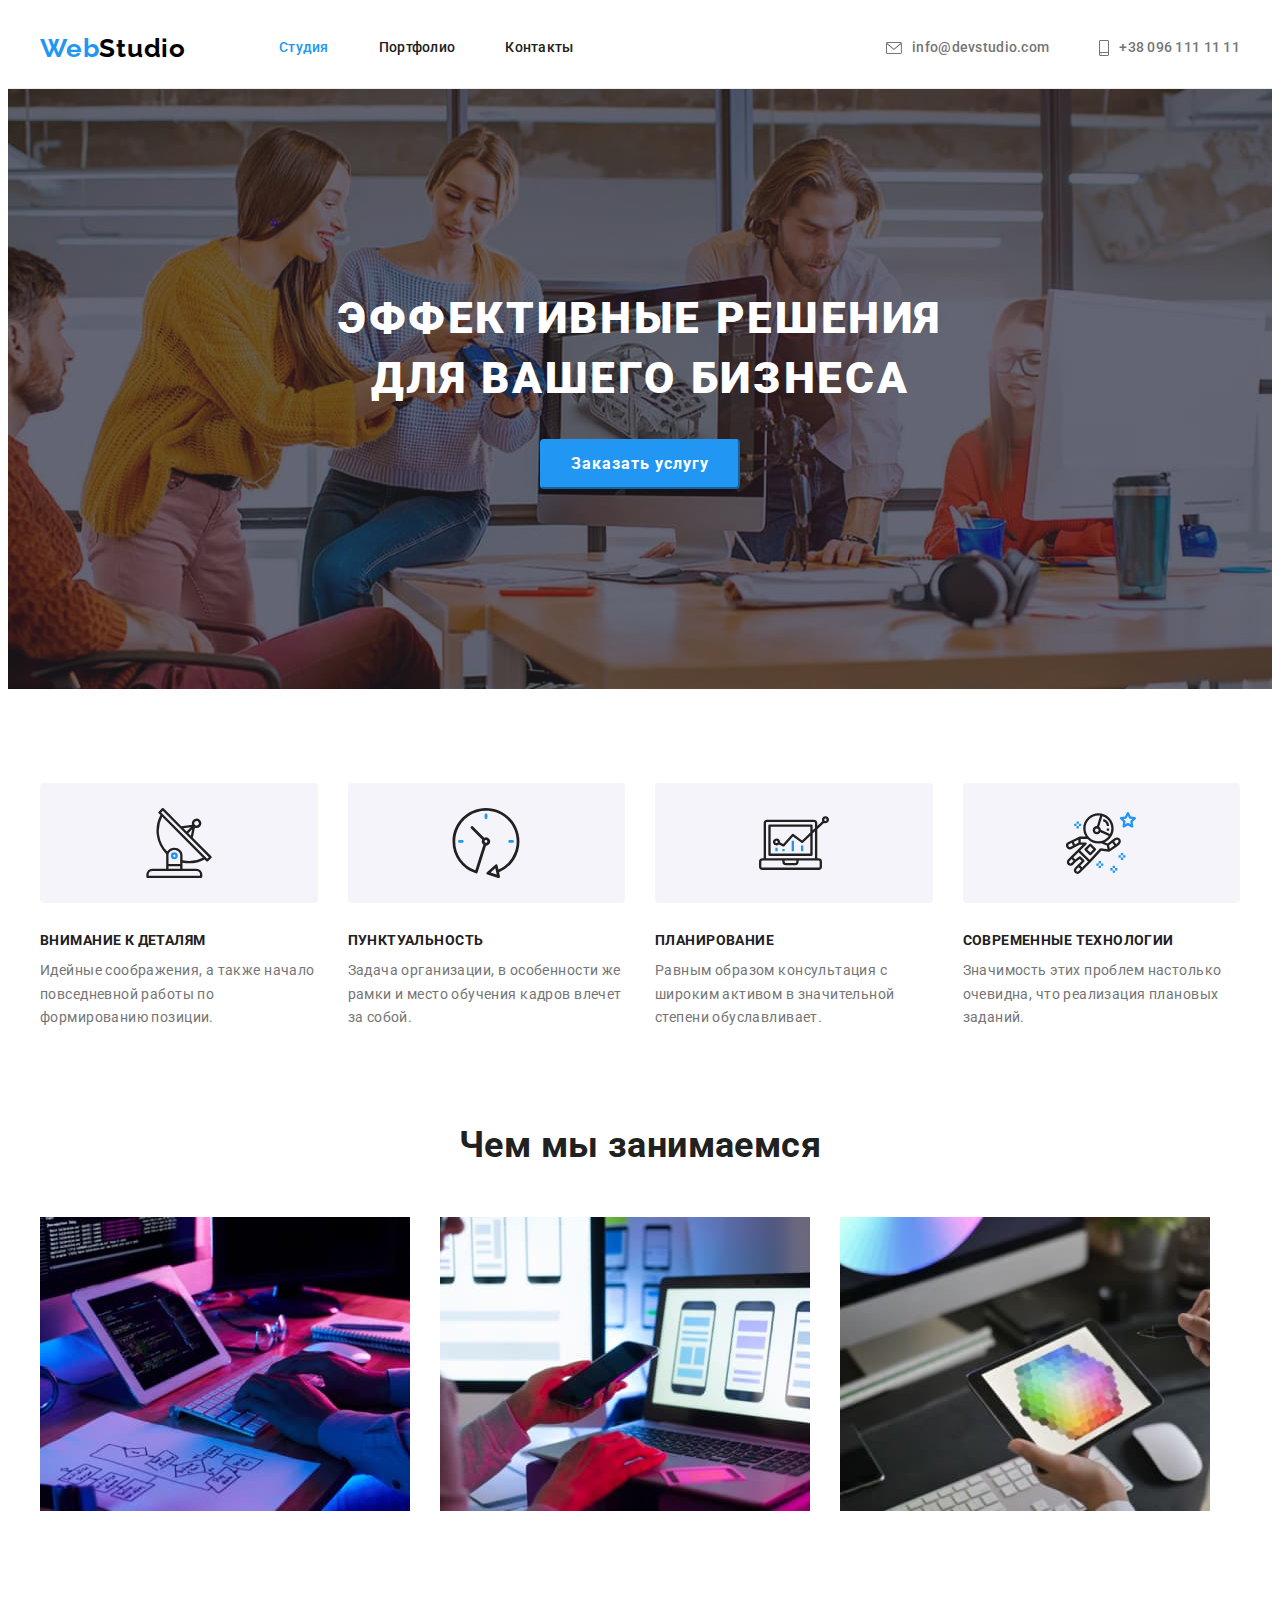
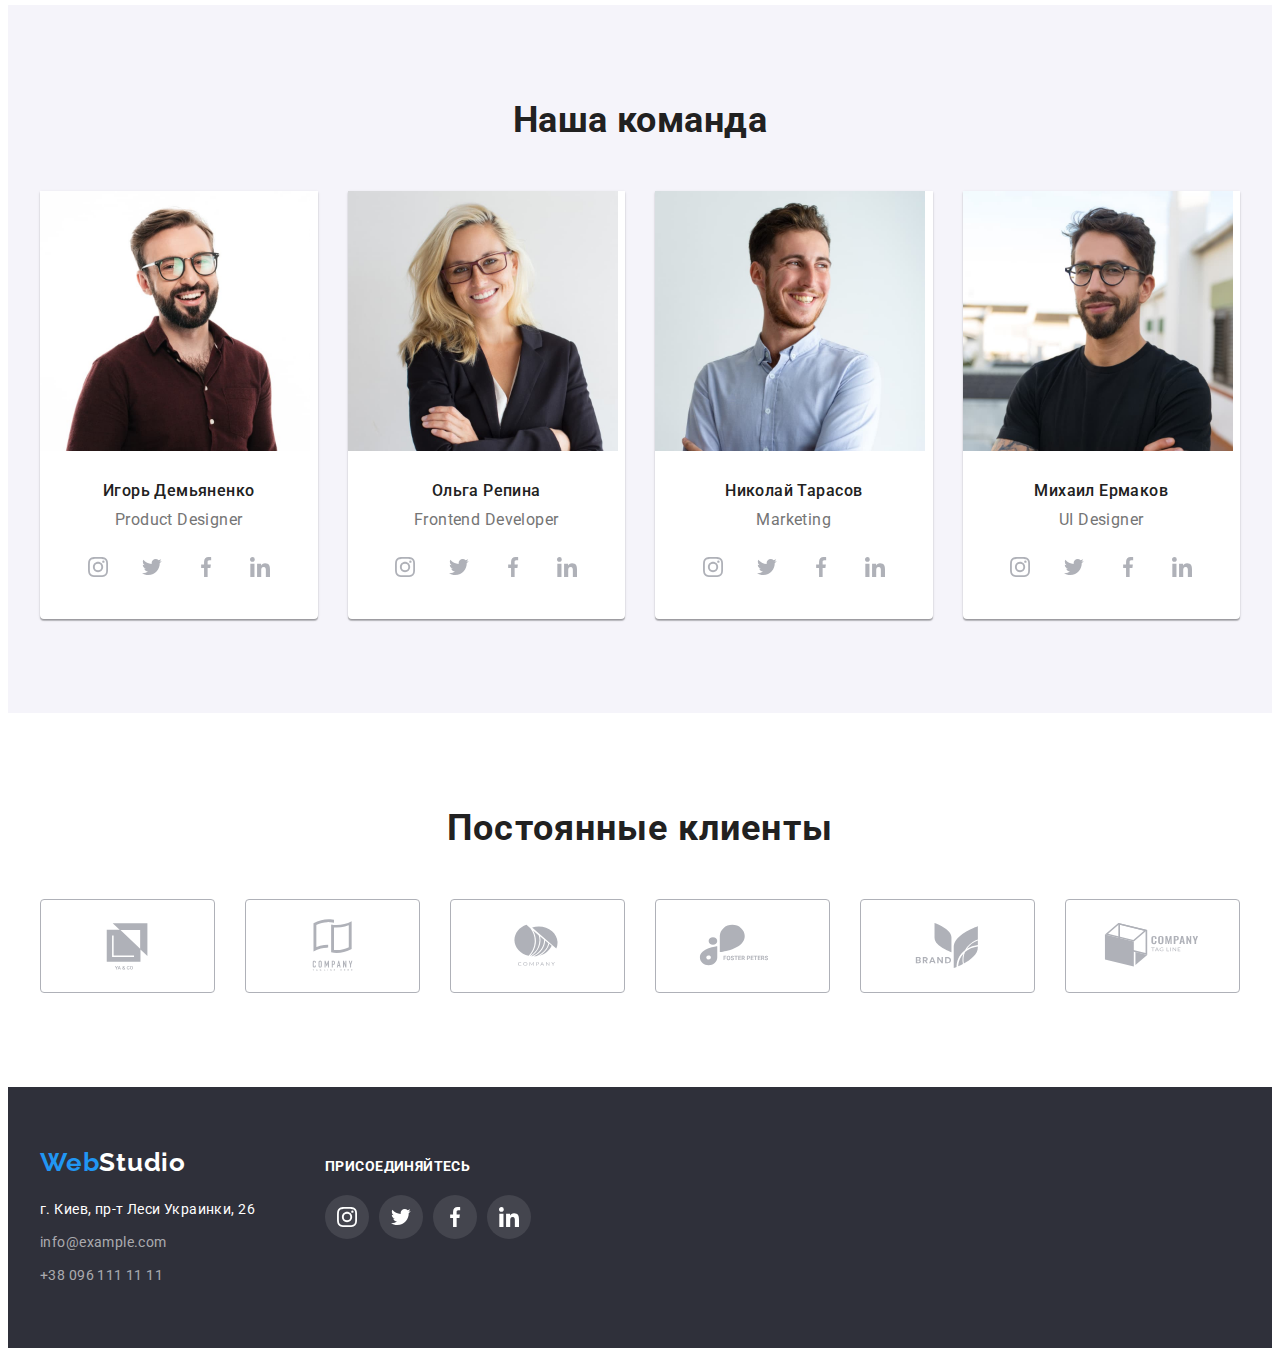
<file: index.html>
<!DOCTYPE html>
<html lang="ru">
  <head>
    <meta charset="UTF-8" />
    <meta http-equiv="X-UA-Compatible" content="IE=edge" />
    <meta name="viewport" content="width=device-width, initial-scale=1.0" />
    <link rel="preconnect" href="https://fonts.googleapis.com" />
    <link rel="preconnect" href="https://fonts.gstatic.com" crossorigin />
    <link
      href="https://fonts.googleapis.com/css2?family=Raleway:wght@700&family=Roboto:wght@400;500;700;900&display=swap"
      rel="stylesheet"
    />
    <link
      rel="stylesheet"
      href="https://cdnjs.cloudflare.com/ajax/libs/modern-normalize/1.1.0/modern-normalize.min.css"
      integrity="sha512-wpPYUAdjBVSE4KJnH1VR1HeZfpl1ub8YT/NKx4PuQ5NmX2tKuGu6U/JRp5y+Y8XG2tV+wKQpNHVUX03MfMFn9Q=="
      crossorigin="anonymous"
      referrerpolicy="no-referrer"
    />
    <link rel="stylesheet" href="./prettierrs/prettierrs.json" />
    <link rel="stylesheet" href="./css/styles.css" />
    <title>webstudio</title>
  </head>
  <body>
    <header class="header">
      <div class="container">
        <a class="logo-header logo link" href="./index.html" lang="en"
          >Web<span class="logo-dark-header">Studio</span></a
        >
        <nav class="nav">
          <ul class="list-nav list">
            <li class="item-nav item">
              <a class="link-nav link active" href="./index.html">Студия</a>
            </li>
            <li class="item-nav item">
              <a class="link-nav link" href="./portfolio.html">Портфолио</a>
            </li>
            <li class="item-nav item">
              <a class="link-nav link" href="#contacts">Контакты</a>
            </li>
          </ul>
        </nav>
        <!-- contacts -->
        <ul class="list-contacts list">
          <li class="item-contacts item">
            <a class="link-contacts link" href="mailto:info@devstudio.com" title="написать письмо">
              <svg class="header-contacts-icon" width="16" height="12">
                <use href="./images/icons.svg#icon-envelope"></use>
              </svg>
              info@devstudio.com</a
            >
          </li>
          <li class="item-contacts item">
            <a class="link-contacts link" href="tel:+380961111111" title="позвонить"
              ><svg class="header-contacts-icon" width="10" height="16">
                <use href="./images/icons.svg#icon-smartphone"></use></svg
              >+38 096 111 11 11</a
            >
          </li>
        </ul>
      </div>
    </header>
    <main class="studio">
      <section class="hero">
        <div class="container">
          <h1 class="hero-title title">ЭФФЕКТИВНЫЕ РЕШЕНИЯ ДЛЯ ВАШЕГО БИЗНЕСА</h1>
          <button class="hero-button button" type="button">Заказать услугу</button>
        </div>
      </section>
      <section class="features section">
        <div class="container">
          <h2 class="visually-hidden">Особенности</h2>
          <ul class="list-features list">
            <li class="item-features icon-item-features item">
              <div class="icon-thumb">
                <svg class="icon-features" width="70" height="70">
                  <use href="./images/icons.svg#icon-antenna"></use>
                </svg>
              </div>
              <h3 class="title-features">ВНИМАНИЕ К ДЕТАЛЯМ</h3>
              <p class="text-features text">
                Идейные соображения, а также начало повседневной работы по формированию позиции.
              </p>
            </li>
            <li class="item-features icon-item-features item">
              <div class="icon-thumb">
                <svg class="icon-features" width="70" height="70">
                  <use href="./images/icons.svg#icon-clock"></use>
                </svg>
              </div>
              <h3 class="title-features">ПУНКТУАЛЬНОСТЬ</h3>
              <p class="text-features text">
                Задача организации, в особенности же рамки и место обучения кадров влечет за собой.
              </p>
            </li>
            <li class="item-features icon-item-features item">
              <div class="icon-thumb">
                <svg class="icon-features" width="70" height="70">
                  <use href="./images/icons.svg#icon-diagram"></use>
                </svg>
              </div>
              <h3 class="title-features">ПЛАНИРОВАНИЕ</h3>
              <p class="text-features text">
                Равным образом консультация с широким активом в значительной степени обуславливает.
              </p>
            </li>
            <li class="item-features icon-item-features item">
              <div class="icon-thumb">
                <svg class="icon-features" width="70" height="70">
                  <use href="./images/icons.svg#icon-astronaut"></use>
                </svg>
              </div>
              <h3 class="title-features">СОВРЕМЕННЫЕ ТЕХНОЛОГИИ</h3>
              <p class="text-features text">
                Значимость этих проблем настолько очевидна, что реализация плановых заданий.
              </p>
            </li>
          </ul>
        </div>
      </section>
      <section class="activity section">
        <div class="container">
          <h2 class="title-activity">Чем мы занимаемся</h2>
          <ul class="list-activity list">
            <li class="item-activity item">
              <img
                class="image-activity image"
                src="./images/box-1.jpg"
                alt="Разработчик верстает сайт с помощью компьютера, планшета, клавиатуры и заметок"
                width="370"
                height="294"
              />
            </li>
            <li class="item-activity item">
              <img
                class="image-activity image"
                src="./images/box-2.jpg"
                alt="Разработчик работает над разметкой сайта. Использует: смартфон, ноутбук, компьютер"
                width="370"
                height="294"
              />
            </li>
            <li class="item-activity item">
              <img
                class="image-activity image"
                src="./images/box-3.jpg"
                alt="Цветовая палитра на планшете."
                width="370"
                height="294"
              />
            </li>
          </ul>
        </div>
      </section>
      <section class="team section">
        <div class="container">
          <h2 class="title-team">Наша команда</h2>
          <ul class="list-team list">
            <li class="team-card-item item">
              <div class="team-card-thumb">
                <img
                  class="image"
                  src="./images/photo-1.jpg"
                  alt="Мужчина"
                  width="270"
                  height="260"
                />
              </div>
              <div class="team-card-content">
                <h3 class="title-name">Игорь Демьяненко</h3>
                <p class="text-team text" lang="en">Product Designer</p>
                <ul class="team-soc-list list">
                  <li class="team-soc-item item">
                    <a class="team-soc-link link" href="">
                      <svg class="icon-soc" width="20" height="20">
                        <use href="./images/icons.svg#icon-instagram"></use>
                      </svg>
                    </a>
                  </li>
                  <li class="team-soc-item item">
                    <a class="team-soc-link link" href="">
                      <svg class="icon-soc" width="20" height="20">
                        <use href="./images/icons.svg#icon-twitter"></use>
                      </svg>
                    </a>
                  </li>
                  <li class="team-soc-item item">
                    <a class="team-soc-link link" href="">
                      <svg class="icon-soc" width="20" height="20">
                        <use href="./images/icons.svg#icon-facebook"></use>
                      </svg>
                    </a>
                  </li>
                  <li class="team-soc-item item">
                    <a class="team-soc-link link" href="">
                      <svg class="icon-soc" width="20" height="20">
                        <use href="./images/icons.svg#icon-linkedin"></use>
                      </svg>
                    </a>
                  </li>
                </ul>
              </div>
            </li>
            <li class="team-card-item item">
              <div class="team-card-thumb">
                <img
                  class="image"
                  src="./images/photo-2.jpg"
                  alt="Женищина"
                  width="270"
                  height="260"
                />
              </div>
              <div class="team-card-content">
                <h3 class="title-name">Ольга Репина</h3>
                <p class="text-team text" lang="en">Frontend Developer</p>
                <ul class="team-soc-list list">
                  <li class="team-soc-item item">
                    <a class="team-soc-link link" href="">
                      <svg class="icon-soc" width="20" height="20">
                        <use href="./images/icons.svg#icon-instagram"></use>
                      </svg>
                    </a>
                  </li>
                  <li class="team-soc-item item">
                    <a class="team-soc-link link" href="">
                      <svg class="icon-soc" width="20" height="20">
                        <use href="./images/icons.svg#icon-twitter"></use>
                      </svg>
                    </a>
                  </li>
                  <li class="team-soc-item item">
                    <a class="team-soc-link link" href="">
                      <svg class="icon-soc" width="20" height="20">
                        <use href="./images/icons.svg#icon-facebook"></use>
                      </svg>
                    </a>
                  </li>
                  <li class="team-soc-item item">
                    <a class="team-soc-link link" href="">
                      <svg class="icon-soc" width="20" height="20">
                        <use href="./images/icons.svg#icon-linkedin"></use>
                      </svg>
                    </a>
                  </li>
                </ul>
              </div>
            </li>
            <li class="team-card-item item">
              <div class="team-card-thumb">
                <img
                  class="image"
                  src="./images/photo-3.jpg"
                  alt="Мужчина"
                  width="270"
                  height="260"
                />
              </div>
              <div class="team-card-content">
                <h3 class="title-name">Николай Тарасов</h3>
                <p class="text-team text" lang="en">Marketing</p>
                <ul class="team-soc-list list">
                  <li class="team-soc-item item">
                    <a class="team-soc-link link" href="">
                      <svg class="icon-soc" width="20" height="20">
                        <use href="./images/icons.svg#icon-instagram"></use>
                      </svg>
                    </a>
                  </li>
                  <li class="team-soc-item item">
                    <a class="team-soc-link link" href="">
                      <svg class="icon-soc" width="20" height="20">
                        <use href="./images/icons.svg#icon-twitter"></use>
                      </svg>
                    </a>
                  </li>
                  <li class="team-soc-item item">
                    <a class="team-soc-link link" href="">
                      <svg class="icon-soc" width="20" height="20">
                        <use href="./images/icons.svg#icon-facebook"></use>
                      </svg>
                    </a>
                  </li>
                  <li class="team-soc-item item">
                    <a class="team-soc-link link" href="">
                      <svg class="icon-soc" width="20" height="20">
                        <use href="./images/icons.svg#icon-linkedin"></use>
                      </svg>
                    </a>
                  </li>
                </ul>
              </div>
            </li>
            <li class="team-card-item item">
              <div class="team-card-thumb">
                <img
                  class="image"
                  src="./images/photo-4.jpg"
                  alt="Мужчина"
                  width="270"
                  height="260"
                />
              </div>
              <div class="team-card-content">
                <h3 class="title-name">Михаил Ермаков</h3>
                <p class="text-team text" lang="en">UI Designer</p>
                <ul class="team-soc-list list">
                  <li class="team-soc-item item">
                    <a class="team-soc-link link" href="">
                      <svg class="icon-soc" width="20" height="20">
                        <use href="./images/icons.svg#icon-instagram"></use>
                      </svg>
                    </a>
                  </li>
                  <li class="team-soc-item item">
                    <a class="team-soc-link link" href="">
                      <svg class="icon-soc" width="20" height="20">
                        <use href="./images/icons.svg#icon-twitter"></use>
                      </svg>
                    </a>
                  </li>
                  <li class="team-soc-item item">
                    <a class="team-soc-link link" href="">
                      <svg class="icon-soc" width="20" height="20">
                        <use href="./images/icons.svg#icon-facebook"></use>
                      </svg>
                    </a>
                  </li>
                  <li class="team-soc-item item">
                    <a class="team-soc-link link" href="">
                      <svg class="icon-soc" width="20" height="20">
                        <use href="./images/icons.svg#icon-linkedin"></use>
                      </svg>
                    </a>
                  </li>
                </ul>
              </div>
            </li>
          </ul>
        </div>
      </section>
      <section class="section-clients section">
        <div class="container">
          <h2 class="title-clients title">Постоянные клиенты</h2>
          <ul class="list-clients list">
            <li class="item-clients item">
              <a class="link-item-clients link" href="">
                <svg class="logo-clients" width="106" height="60">
                  <use href="./images/icons.svg#icon-company-1"></use></svg
              ></a>
            </li>
            <li class="item-clients item">
              <a class="link-item-clients link" href=""
                ><svg class="logo-clients" width="106" height="60">
                  <use href="./images/icons.svg#icon-company-2"></use></svg
              ></a>
            </li>
            <li class="item-clients item">
              <a class="link-item-clients link" href=""
                ><svg class="logo-clients" width="106" height="60">
                  <use href="./images/icons.svg#icon-company-3"></use></svg
              ></a>
            </li>
            <li class="item-clients item">
              <a class="link-item-clients link" href=""
                ><svg class="logo-clients" width="106" height="60">
                  <use href="./images/icons.svg#icon-company-4"></use></svg
              ></a>
            </li>
            <li class="item-clients item">
              <a class="link-item-clients link" href=""
                ><svg class="logo-clients" width="106" height="60">
                  <use href="./images/icons.svg#icon-company-5"></use></svg
              ></a>
            </li>
            <li class="item-clients item">
              <a class="link-item-clients link" href=""
                ><svg class="logo-clients" width="106" height="60">
                  <use href="./images/icons.svg#icon-company-6"></use></svg
              ></a>
            </li>
          </ul>
        </div>
      </section>
    </main>
    <footer class="footer" id="contacts">
      <div class="container footer-container">
        <div class="footer-contacts-part">
          <a class="logo-footer logo link" href="./index.html" lang="en"
            >Web<span class="logo-light-footer">Studio</span></a
          >
          <address class="address">
            <ul class="list">
              <li class="item-address item">
                <a
                  class="address link first"
                  href="https://goo.gl/maps/pNAWCtYSXBHjVTxV9"
                  target="_blank"
                  rel="noopener noreferrer"
                  title="перейти по ссылке"
                  >г. Киев, пр-т Леси Украинки, 26</a
                >
              </li>
              <li class="item-address item">
                <a class="address link" href="mailto:info@example.com" title="написать письмо"
                  >info@example.com</a
                >
              </li>
              <li class="item-address item">
                <a class="address link" href="+380961111111" title="позвонить">+38 096 111 11 11</a>
              </li>
            </ul>
          </address>
        </div>
        <div class="footer-soc-part">
          <h2 class="footer-soc-title title">Присоединяйтесь</h2>
          <ul class="footer-soc-list list">
            <li class="footer-soc-item item">
              <a class="footer-soc-link link" href="">
                <svg class="icon-soc" width="20" height="20">
                  <use href="./images/icons.svg#icon-instagram"></use>
                </svg>
              </a>
            </li>
            <li class="footer-soc-item item">
              <a class="footer-soc-link link" href="">
                <svg class="icon-soc" width="20" height="20">
                  <use href="./images/icons.svg#icon-twitter"></use>
                </svg>
              </a>
            </li>
            <li class="footer-soc-item item">
              <a class="footer-soc-link link" href="">
                <svg class="icon-soc" width="20" height="20">
                  <use href="./images/icons.svg#icon-facebook"></use>
                </svg>
              </a>
            </li>
            <li class="footer-soc-item item">
              <a class="footer-soc-link link" href="">
                <svg class="icon-soc" width="20" height="20">
                  <use href="./images/icons.svg#icon-linkedin"></use>
                </svg>
              </a>
            </li>
          </ul>
        </div>
      </div>
    </footer>
  </body>
</html>
</file>
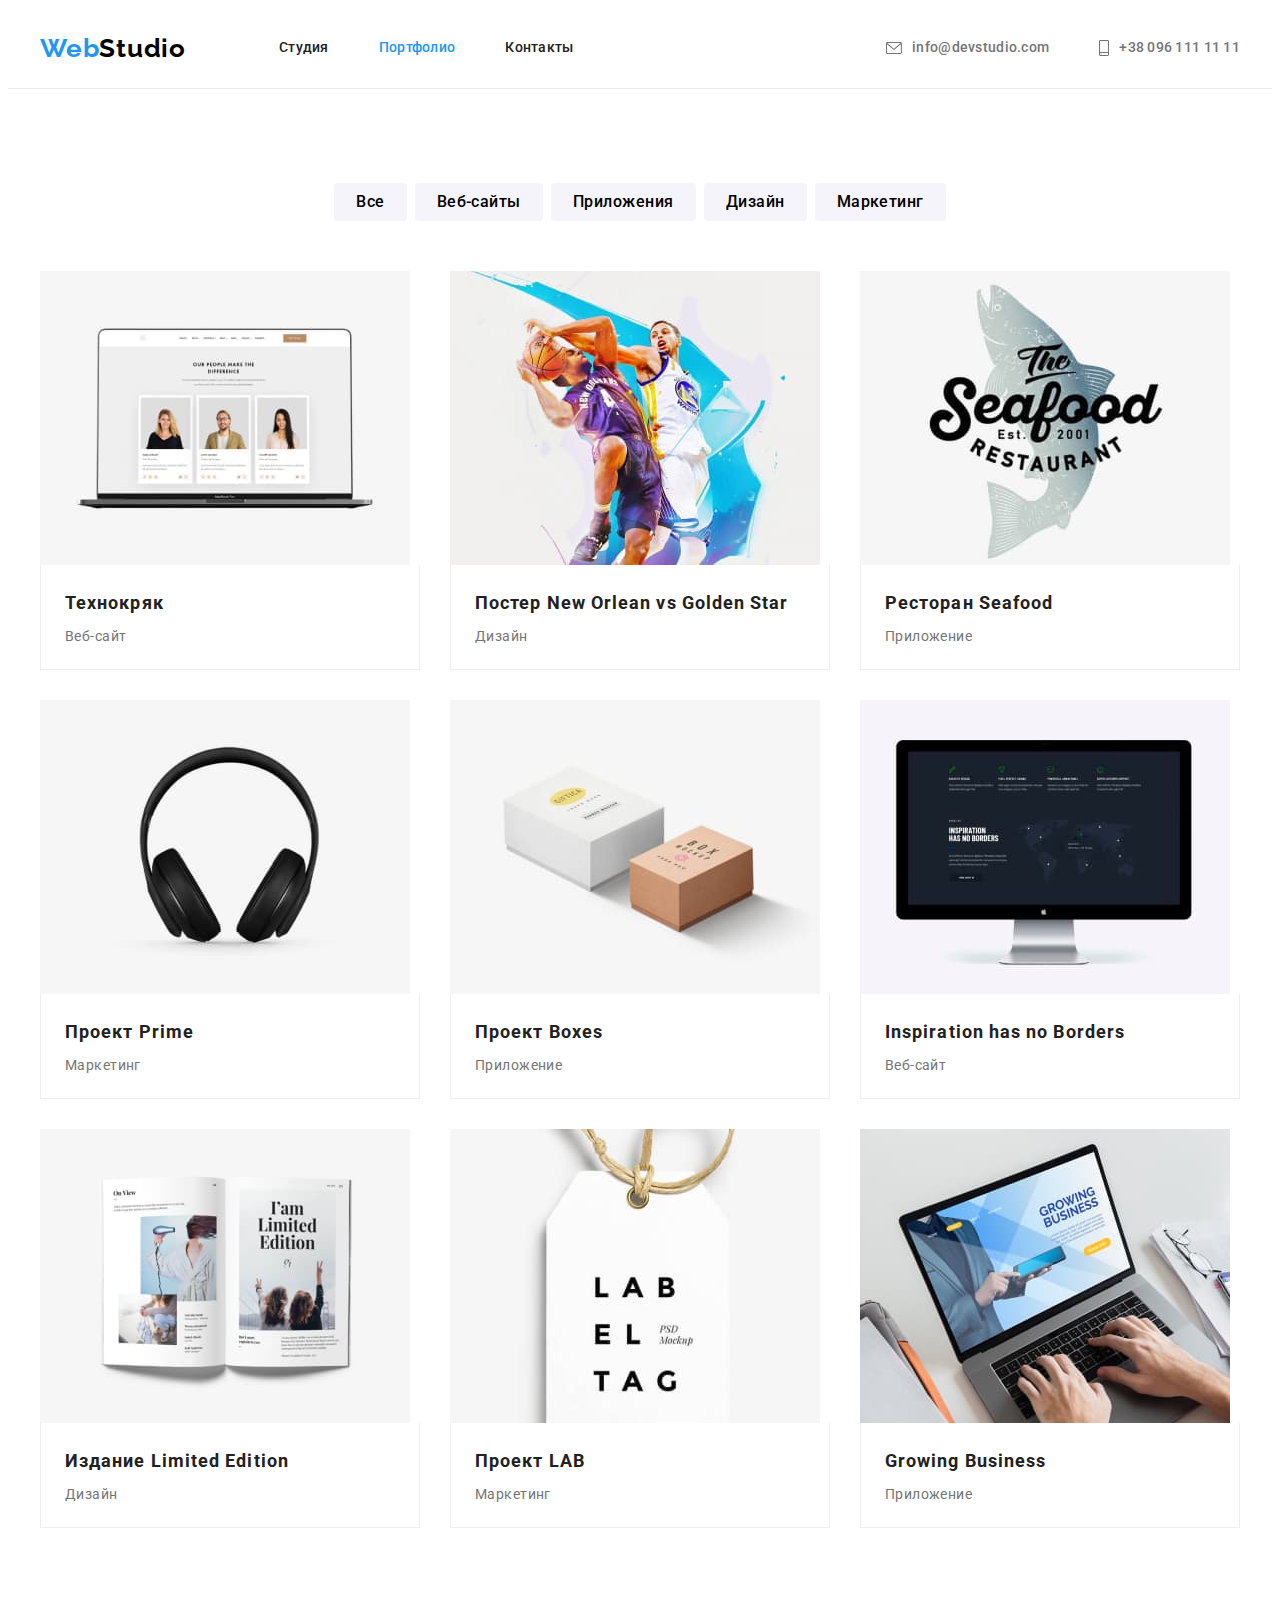
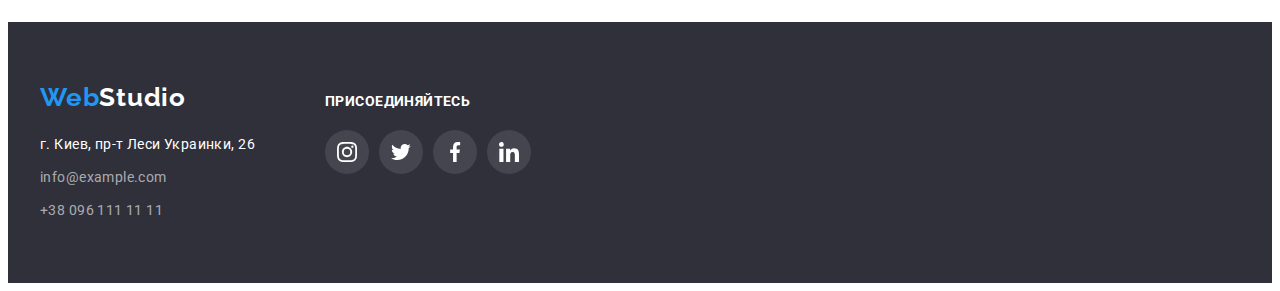
<file: portfolio.html>
<!DOCTYPE html>
<html lang="ru">
  <head>
    <meta charset="UTF-8" />
    <meta http-equiv="X-UA-Compatible" content="IE=edge" />
    <meta name="viewport" content="width=device-width, initial-scale=1.0" />
    <link rel="preconnect" href="https://fonts.googleapis.com" />
    <link rel="preconnect" href="https://fonts.gstatic.com" crossorigin />
    <link
      href="https://fonts.googleapis.com/css2?family=Raleway:wght@700&family=Roboto:wght@400;500;700;900&display=swap"
      rel="stylesheet"
    />
    <link
      rel="stylesheet"
      href="https://cdnjs.cloudflare.com/ajax/libs/modern-normalize/1.1.0/modern-normalize.min.css"
      integrity="sha512-wpPYUAdjBVSE4KJnH1VR1HeZfpl1ub8YT/NKx4PuQ5NmX2tKuGu6U/JRp5y+Y8XG2tV+wKQpNHVUX03MfMFn9Q=="
      crossorigin="anonymous"
      referrerpolicy="no-referrer"
    />
    <link rel="stylesheet" href="./prettierrs/prettierrs.json" />
    <link rel="stylesheet" href="./css/styles.css" />
    <title>portfolio</title>
  </head>
  <body>
    <header class="header">
      <div class="container">
        <a class="logo-header logo link" href="./index.html" lang="en"
          >Web<span class="logo-dark-header">Studio</span></a
        >
        <nav class="nav">
          <ul class="list-nav list">
            <li class="item-nav item">
              <a class="link-nav link" href="./index.html">Студия</a>
            </li>
            <li class="item-nav item">
              <a class="link-nav link active" href="./portfolio.html">Портфолио</a>
            </li>
            <li class="item-nav item">
              <a class="link-nav link" href="#contacts">Контакты</a>
            </li>
          </ul>
        </nav>
        <!-- contacts -->
        <ul class="list-contacts list">
          <li class="item-contacts item">
            <a class="link-contacts link" href="mailto:info@devstudio.com" title="написать письмо">
              <svg class="header-contacts-icon" width="16" height="12">
                <use href="./images/icons.svg#icon-envelope"></use>
              </svg>
              info@devstudio.com</a
            >
          </li>
          <li class="item-contacts item">
            <a class="link-contacts link" href="tel:+380961111111" title="позвонить"
              ><svg class="header-contacts-icon" width="10" height="16">
                <use href="./images/icons.svg#icon-smartphone"></use></svg
              >+38 096 111 11 11</a
            >
          </li>
        </ul>
      </div>
    </header>
    <main>
      <section class="portfolio section">
        <div class="container">
          <h1 class="visually-hidden">Портфолио</h1>
          <ul class="list filter">
            <li class="item-filter item">
              <button class="button" type="button">Все</button>
            </li>
            <li class="item-filter item">
              <button class="button" type="button">Веб-сайты</button>
            </li>
            <li class="item-filter item">
              <button class="button" type="button">Приложения</button>
            </li>
            <li class="item-filter item">
              <button class="button" type="button">Дизайн</button>
            </li>
            <li class="item-filter item">
              <button class="button" type="button">Маркетинг</button>
            </li>
          </ul>
          <ul class="list-example list">
            <li class="item-example item">
              <a class="link-example link" href="./portfolio.html">
                <div class="example-card-thumb">
                  <img
                    class="image"
                    src="./images/portfolio/portfolio-1.jpg"
                    alt="ноутбук"
                    width="370"
                    height="294"
                  />
                </div>
                <div class="example-card-content">
                  <h2 class="title-example title">Технокряк</h2>
                  <p class="text">Веб-сайт</p>
                </div>
              </a>
            </li>
            <li class="item-example item">
              <a class="link-example link" href="./portfolio.html">
                <div class="example-card-thumb">
                  <img
                    class="image"
                    src="./images/portfolio/portfolio-2.jpg"
                    alt="спортсмены"
                    width="370"
                    height="294"
                  />
                </div>
                <div class="example-card-content">
                  <h2 class="title-example title">
                    Постер <span lang="en">New Orlean vs Golden Star</span>
                  </h2>
                  <p class="text">Дизайн</p>
                </div></a
              >
            </li>
            <li class="item-example item">
              <a class="link-example link" href="./portfolio.html">
                <div class="example-card-thumb">
                  <img
                    class="image"
                    src="./images/portfolio/portfolio-3.jpg"
                    alt="пример логотипа"
                    width="370"
                    height="294"
                  />
                </div>
                <div class="example-card-content">
                  <h2 class="title-example title">Ресторан <span lang="en">Seafood</span></h2>
                  <p class="text">Приложение</p>
                </div></a
              >
            </li>
            <li class="item-example item">
              <a class="link-example link" href="./portfolio.html">
                <div class="example-card-thumb">
                  <img
                    class="image"
                    src="./images/portfolio/portfolio-4.jpg"
                    alt="наушники"
                    width="370"
                    height="294"
                  />
                </div>
                <div class="example-card-content">
                  <h2 class="title-example title">Проект <span lang="en">Prime</span></h2>
                  <p class="text">Маркетинг</p>
                </div></a
              >
            </li>
            <li class="item-example item">
              <a class="link-example link" href="./portfolio.html"
                ><div class="example-card-thumb">
                  <img
                    class="image"
                    src="./images/portfolio/portfolio-5.jpg"
                    alt="две коробки"
                    width="370"
                    height="294"
                  />
                </div>
                <div class="example-card-content">
                  <h2 class="title-example title">Проект <span lang="en">Boxes</span></h2>
                  <p class="text">Приложение</p>
                </div></a
              >
            </li>
            <li class="item-example item">
              <a class="link-example link" href="./portfolio.html"
                ><div class="example-card-thumb">
                  <img
                    class="image"
                    src="./images/portfolio/portfolio-6.jpg"
                    alt="моноблок"
                    width="370"
                    height="294"
                  />
                </div>
                <div class="example-card-content">
                  <h2 class="title-example title" lang="en">Inspiration has no Borders</h2>
                  <p class="text">Веб-сайт</p>
                </div></a
              >
            </li>
            <li class="item-example item">
              <a class="link-example link" href="./portfolio.html">
                <div class="example-card-thumb">
                  <img
                    class="image"
                    src="./images/portfolio/portfolio-7.jpg"
                    alt="журнал"
                    width="370"
                    height="294"
                  />
                </div>
                <div class="example-card-content">
                  <h2 class="title-example title">
                    Издание <span lang="en">Limited Edition</span>
                  </h2>
                  <p class="text">Дизайн</p>
                </div></a
              >
            </li>
            <li class="item-example item">
              <a class="link-example link" href="./portfolio.html"
                ><div class="example-card-thumb">
                  <img
                    class="image"
                    src="./images/portfolio/portfolio-8.jpg"
                    alt="бирка"
                    width="370"
                    height="294"
                  />
                </div>
                <div class="example-card-content">
                  <h2 class="title-example title">
                    Проект <span class="part-name" lang="en">LAB</span>
                  </h2>
                  <p class="text">Маркетинг</p>
                </div></a
              >
            </li>
            <li class="item-example item">
              <a class="link-example link" href="./portfolio.html"
                ><div class="example-card-thumb">
                  <img
                    class="image"
                    src="./images/portfolio/portfolio-9.jpg"
                    alt="ноутбук"
                    width="370"
                    height="294"
                  />
                </div>
                <div class="example-card-content">
                  <h2 class="title-example title" lang="en">Growing Business</h2>
                  <p class="text">Приложение</p>
                </div></a
              >
            </li>
          </ul>
        </div>
      </section>
    </main>
    <footer class="footer" id="contacts">
      <div class="container footer-container">
        <div class="footer-contacts-part">
          <a class="logo-footer logo link" href="./index.html" lang="en"
            >Web<span class="logo-light-footer">Studio</span></a
          >
          <address class="address">
            <ul class="list">
              <li class="item-address item">
                <a
                  class="address link first"
                  href="https://goo.gl/maps/pNAWCtYSXBHjVTxV9"
                  target="_blank"
                  rel="noopener noreferrer"
                  title="перейти по ссылке"
                  >г. Киев, пр-т Леси Украинки, 26</a
                >
              </li>
              <li class="item-address item">
                <a class="address link" href="mailto:info@example.com" title="написать письмо"
                  >info@example.com</a
                >
              </li>
              <li class="item-address item">
                <a class="address link" href="+380961111111" title="позвонить">+38 096 111 11 11</a>
              </li>
            </ul>
          </address>
        </div>
        <div class="footer-soc-part">
          <h2 class="footer-soc-title title">Присоединяйтесь</h2>
          <ul class="footer-soc-list list">
            <li class="footer-soc-item item">
              <a class="footer-soc-link link" href="">
                <svg class="icon-soc" width="20" height="20">
                  <use href="./images/icons.svg#icon-instagram"></use>
                </svg>
              </a>
            </li>
            <li class="footer-soc-item item">
              <a class="footer-soc-link link" href="">
                <svg class="icon-soc" width="20" height="20">
                  <use href="./images/icons.svg#icon-twitter"></use>
                </svg>
              </a>
            </li>
            <li class="footer-soc-item item">
              <a class="footer-soc-link link" href="">
                <svg class="icon-soc" width="20" height="20">
                  <use href="./images/icons.svg#icon-facebook"></use>
                </svg>
              </a>
            </li>
            <li class="footer-soc-item item">
              <a class="footer-soc-link link" href="">
                <svg class="icon-soc" width="20" height="20">
                  <use href="./images/icons.svg#icon-linkedin"></use>
                </svg>
              </a>
            </li>
          </ul>
        </div>
      </div>
    </footer>
  </body>
</html>
</file>
<file: css/styles.css>
:root {
  --main-color: #212121;
  --secondary-color: #757575;
  --accent-color: #2196f3;
  --light-color: #ffffff;
  --light-alfa-color: rgba(255, 255, 255, 0.6);
  --dark-color: #000000;
  --border-header-color: #ececec;
  --border-card-color: #eeeeee;
  --bg-main-color: #ffffff;
  --bg-light-color: #f5f4fa;
  --bg-dark-color: #2f303a;
  --bg-accent-color: #2196f3;
  --bg-accent-button-color: #188ce8;
  --bg-first-hero: rgba(47, 48, 58, 0.4);
  --bg-last-hero: #c4c4c4;
  --soc-icon-color-main: #afb1b8;
  --soc-icon-color-footer: #ffffff;
  --soc-bg-footer: rgba(255, 255, 255, 0.1);
  --main-font-family: 'Roboto', sans-serif;
  --logo-font-family: 'Raleway', sans-serif;
  --main-gap: 30px;
}
/*===================global style reset==================== */
p,
h1,
h2,
h3,
h4,
h5,
h6 {
  margin: 0;
}
ul,
ol {
  margin: 0;
  padding-left: 0;
}
.image {
  display: block;
  max-width: 100%;
  height: auto;
}
/*===================general==================== */
body {
  background-color: var(--bg-main-color);
  color: var(--main-color);
  font-family: var(--main-font-family);
  font-size: 14px;
  letter-spacing: 0.03em;
}
.container {
  width: 1200px;
  padding-left: 15px;
  padding-right: 15px;
  margin: 0 auto;
}
.section {
  padding-top: 94px;
  padding-bottom: 94px;
}
.link {
  color: var(--main-color);
  text-decoration: none;
}
.list {
  list-style-type: none;
}
.logo {
  display: block;
  color: var(--accent-color);
  font-family: var(--logo-font-family);
  font-weight: 700;
  font-size: 26px;
  line-height: 1.19;
  letter-spacing: 0.03em;
}
.visually-hidden {
  position: absolute;
  width: 1px;
  height: 1px;
  margin: -1px;
  border: 0;
  padding: 0;
  white-space: nowrap;
  clip-path: inset(100%);
  clip: rect(0 0 0 0);
  overflow: hidden;
}
.title {
  text-align: center;
}
.title-team,
.title-activity {
  font-size: 36px;
  line-height: 1.17;
  text-align: center;
}
.text {
  line-height: 1.71;
  color: var(--secondary-color);
}
.button {
  font-family: inherit;
  font-size: 16px;
  text-align: center;
  cursor: pointer;
}
/*==================header===================== */
.header {
  border-bottom: 1px solid var(--border-header-color);
}
.header .container {
  display: flex;
  align-items: center;
}
.logo-header {
  margin-right: 93px;
}
.logo-dark-header {
  color: var(--dark-color);
}
.list-nav {
  display: flex;
}
.item-nav:not(:last-child) {
  margin-right: 50px;
}
.list-contacts {
  display: flex;
  margin-left: auto;
}
.item-contacts:first-child {
  margin-right: 50px;
}

.link-nav,
.link-contacts {
  display: block;
  padding-top: 32px;
  padding-bottom: 32px;
  font-weight: 500;
  font-size: 14px;
  line-height: 1.14;
  letter-spacing: 0.02em;
}
.link-contacts {
  display: flex;
  align-items: center;
  color: var(--secondary-color);
}
.header-contacts-icon {
  fill: currentColor;
  margin-right: 10px;
}
.link.active {
  color: var(--accent-color);
}
.link-nav:hover,
.link-nav:focus,
.link-contacts:hover,
.link-contacts:focus {
  color: var(--accent-color);
  fill: currentColor;
}

/*==================hero===================== */
.hero {
  max-width: 1600px;
  padding-top: 200px;
  padding-bottom: 200px;
  margin: 0 auto;
  background-color: var(--bg-last-hero);
  background-image: linear-gradient(var(--bg-first-hero), var(--bg-first-hero)),
    url(../images/img-hero.jpg);
  background-repeat: no-repeat;
  background-position: center;
  background-size: cover;
}

.hero-title {
  color: var(--light-color);
  margin-bottom: var(--main-gap);
  max-width: 696px;
  font-weight: 900;
  font-size: 44px;
  line-height: 1.36;
  letter-spacing: 0.06em;
  text-transform: uppercase;
  text-align: center;
  margin-left: auto;
  margin-right: auto;
}
.hero-button {
  display: block;
  height: 50px;
  min-width: 200px;
  border-color: var(--bg-accent-color);
  background-color: var(--bg-accent-color);
  color: var(--light-color);
  box-shadow: 0px 4px 4px rgba(0, 0, 0, 0.15);
  border-radius: 4px;
  font-weight: 700;
  line-height: 1.88;
  letter-spacing: 0.06em;
  margin-left: auto;
  margin-right: auto;
}
.hero-button:hover,
.hero-button:focus {
  border-color: var(--bg-accent-color);
  background-color: var(--bg-accent-button-color);
}
/*==================features===================== */
.features.section {
  padding-bottom: 0;
}
.list-features {
  display: flex;
  margin-right: calc(-1 * var(--main-gap));
}
.item-features {
  flex-basis: calc(100% / 4 - var(--main-gap));
  margin-right: var(--main-gap);
}
.title-features {
  margin-bottom: 10px;
  font-size: 14px;
  line-height: 1.14;
  text-transform: uppercase;
}
.icon-thumb {
  display: flex;
  justify-content: center;
  align-items: center;
  height: 120px;
  border-radius: 4px;
  margin-bottom: var(--main-gap);
  background-color: var(--bg-light-color);
}
/*==================activity===================== */
.list-activity {
  display: flex;
}
.item-activity:not(:last-child) {
  margin-right: var(--main-gap);
}
.title-activity {
  margin-bottom: 50px;
}
/*==================team===================== */
.team {
  background-color: var(--bg-light-color);
}
.list-team {
  display: flex;
  margin-right: calc(-1 * var(--main-gap));
}
.team-card-item {
  flex-basis: calc(100% / 4 - var(--main-gap));
  margin-right: var(--main-gap);
  background-color: var(--bg-main-color);
  box-shadow: 0px 1px 3px rgba(0, 0, 0, 0.12), 0px 1px 1px rgba(0, 0, 0, 0.14),
    0px 2px 1px rgba(0, 0, 0, 0.2);
  border-radius: 0px 0px 4px 4px;
}
.team-card {
  margin-right: var(--main-gap);
}
.team-card-content {
  padding: var(--main-gap);
}
.title-team {
  margin-bottom: 50px;
}
.title-name {
  text-align: center;
  margin-bottom: 10px;
  font-weight: 500;
  font-size: 16px;
  line-height: 1.19;
}
.text-team {
  margin-bottom: 16px;
  font-size: 16px;
  line-height: 1.19;
  text-align: center;
}
.team-soc-list {
  display: flex;
  justify-content: center;
}
.team-soc-link {
  display: flex;
  justify-content: center;
  align-items: center;
  width: 44px;
  height: 44px;
  border-radius: 50%;
  fill: var(--soc-icon-color-main);
}
.team-soc-item:not(:last-child) {
  margin-right: 10px;
}
.team-soc-link:hover,
.team-soc-link:focus {
  fill: var(--bg-main-color);
  background-color: var(--accent-color);
}
/*==================clients===================== */
.title-clients {
  margin-bottom: 50px;
  font-size: 36px;
  line-height: 1.17;
  letter-spacing: 0.03em;
}
.list-clients {
  display: flex;
  justify-content: center;
  margin-right: calc(-1 * var(--main-gap));
}
.item-clients {
  flex-basis: calc(100% / 6 - var(--main-gap));
  margin-right: var(--main-gap);
}
.link-item-clients {
  display: flex;
  height: 92px;
  justify-content: center;
  align-items: center;
  border: 1px solid var(--soc-icon-color-main);
  border-radius: 4px;
  fill: var(--soc-icon-color-main);
}
.link-item-clients:hover,
.link-item-clients:focus {
  fill: var(--accent-color);
  border: 1px solid var(--accent-color);
}
/*==================portfolio===================== */

.filter {
  margin-bottom: 50px;
}
.filter {
  display: flex;
  justify-content: center;
}
.item-filter:not(:last-child) {
  margin-right: 8px;
}
.list-example {
  display: flex;
  flex-wrap: wrap;
  margin-right: calc(-1 * var(--main-gap));
  margin-bottom: calc(-1 * var(--main-gap));
}
.item-example {
  flex-basis: calc(100% / 3 - var(--main-gap));
  margin-right: var(--main-gap);
  margin-bottom: var(--main-gap);
}
.filter .button {
  padding: 6px 22px;
  display: block;
  border-radius: 4px;
  border: 0;
  background-color: var(--bg-light-color);
  font-weight: 500;
  line-height: 1.63;
  letter-spacing: 0.03em;
}
.filter .button:hover,
.filter .button:focus {
  background-color: var(--bg-accent-color);
  color: var(--light-color);
  box-shadow: 0px 3px 1px rgba(0, 0, 0, 0.1), 0px 1px 2px rgba(0, 0, 0, 0.08),
    0px 2px 2px rgba(0, 0, 0, 0.12);
}
.list-example {
  display: flex;
  flex-wrap: wrap;
  margin-right: calc(-1 * var(--main-gap));
  margin-bottom: calc(-1 * var(--main-gap));
}
.item-example {
  flex-basis: calc(100% / 3 - var(--main-gap));
  margin-right: var(--main-gap);
  margin-bottom: var(--main-gap);
}
.example-card-content {
  padding: 20px 24px;
  border-right: 1px solid var(--border-card-color);
  border-bottom: 1px solid var(--border-card-color);
  border-left: 1px solid var(--border-card-color);
}
.title-example {
  margin-bottom: 4px;
  font-size: 18px;
  line-height: 2;
  letter-spacing: 0.06em;
  text-align: left;
}
.title .part-name {
  text-transform: uppercase;
}
.link-example {
  display: block;
}
.link-example:hover,
.link-example:focus {
  box-shadow: 0px 1px 1px rgba(0, 0, 0, 0.12), 0px 4px 4px rgba(0, 0, 0, 0.06),
    1px 4px 6px rgba(0, 0, 0, 0.16);
}
/*==================footer===================== */
.footer {
  padding-top: 60px;
  padding-bottom: 60px;
  background-color: var(--bg-dark-color);
}
.footer-container {
  display: flex;
  align-items: baseline;
}
.footer-contacts-part {
  margin-right: 70px;
}
.logo-footer {
  margin-bottom: 20px;
}
.logo-light-footer {
  color: var(--light-color);
}
.item-address:nth-child(-n + 2) {
  margin-bottom: 9px;
}
.address.link {
  color: var(--light-alfa-color);
  font-style: normal;
  font-weight: 400;
  font-size: 14px;
  line-height: 1.71;
  letter-spacing: 0.03em;
}
.link.first {
  color: var(--light-color);
}
.footer-soc-part {
  display: block;
}
.footer-soc-title {
  text-align: start;
  margin-bottom: 20px;
  font-size: 14px;
  line-height: 1.14;
  letter-spacing: 0.03em;
  text-transform: uppercase;
  color: var(--light-color);
}
.footer-soc-list {
  display: flex;
}
.footer-soc-item:not(:last-child) {
  margin-right: 10px;
}
.footer-soc-link {
  display: flex;
  justify-content: center;
  align-items: center;
  width: 44px;
  height: 44px;
  border-radius: 50%;
  fill: var(--soc-icon-color-footer);
  background-color: var(--soc-bg-footer);
}
.footer-soc-link:hover {
  fill: var(--bg-main-color);
  background-color: var(--bg-accent-color);
}
</file>
